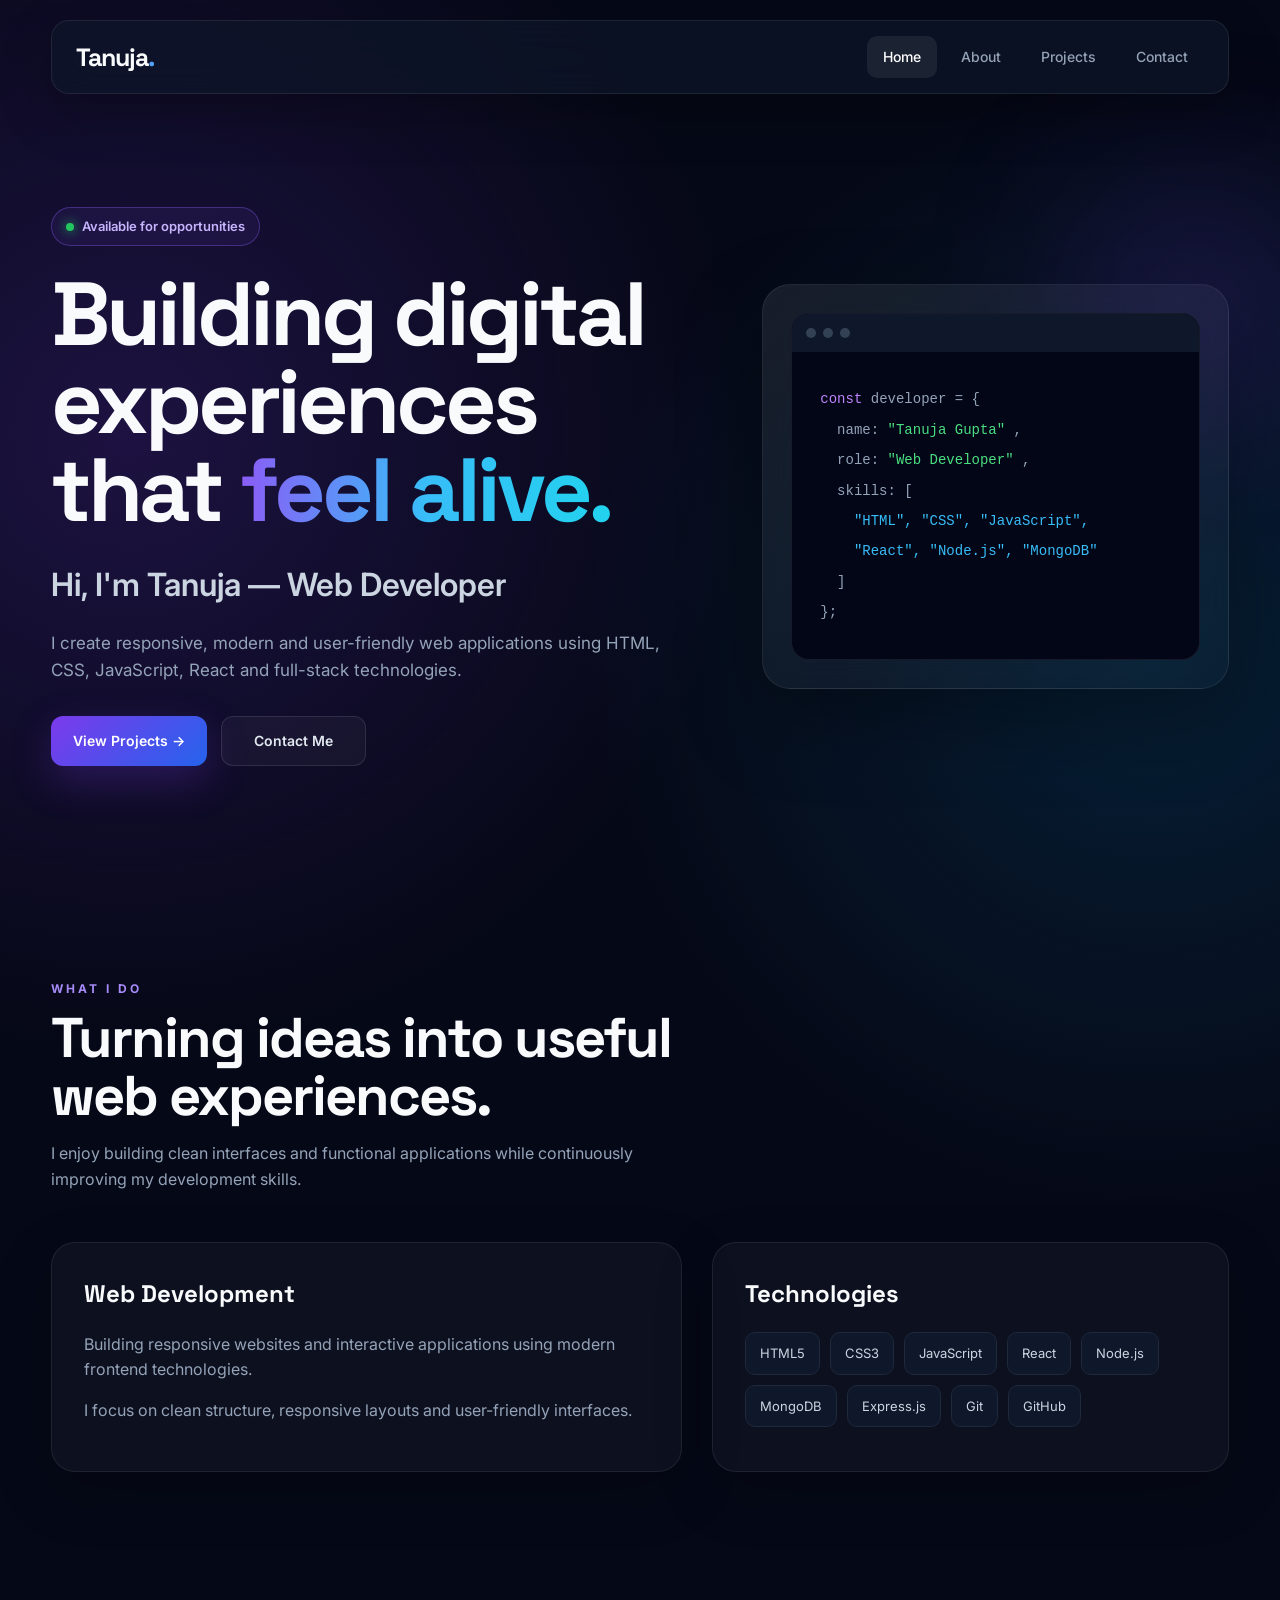
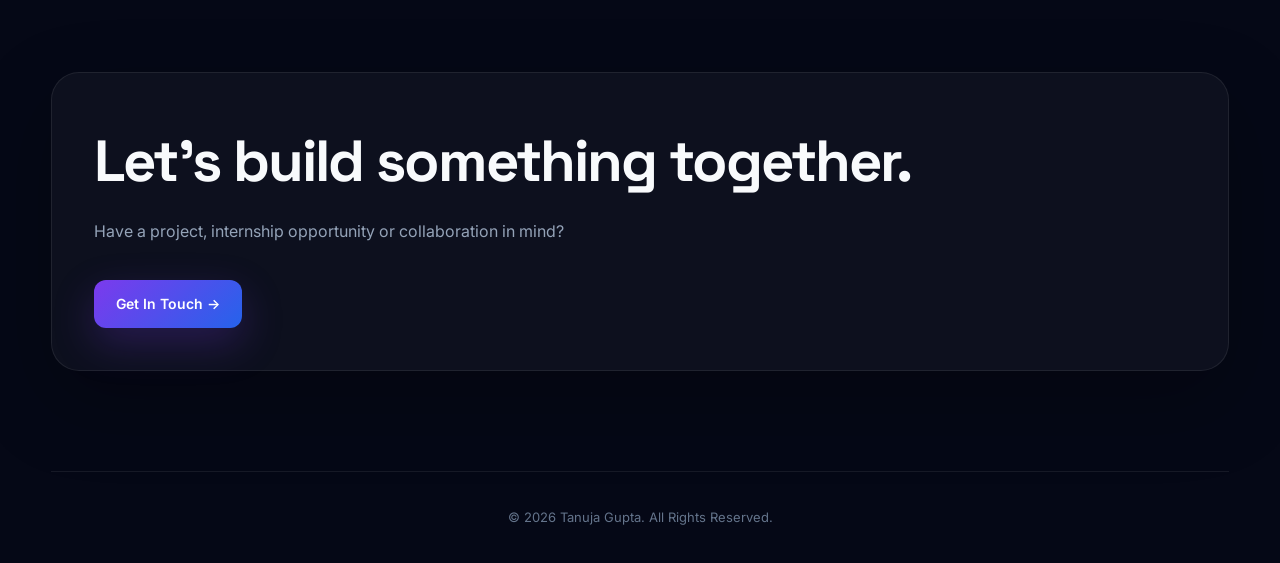
<file: Portfolio/index.html>
<!DOCTYPE html>
<html lang="en">

<head>
    <meta charset="UTF-8">
    <meta name="viewport" content="width=device-width, initial-scale=1.0">

    <meta name="description"
        content="Tanuja Gupta - Web Developer Portfolio">

    <title>Tanuja Gupta | Web Developer</title>

    <link rel="stylesheet" href="style.css">
</head>

<body>

    <!-- ================= NAVBAR ================= -->

    <header class="navbar">

        <a href="index.html" class="logo">
            Tanuja<span>.</span>
        </a>

        <nav>
            <a href="index.html" class="active">Home</a>
            <a href="about.html">About</a>
            <a href="projects.html">Projects</a>
            <a href="contact.html">Contact</a>
        </nav>

    </header>


    <!-- ================= HERO ================= -->

    <main>

        <section class="hero">

            <div class="hero-content">

                <div class="hero-badge">
                    Available for opportunities
                </div>

                <h1>
                    Building digital
                    experiences that
                    <span>feel alive.</span>
                </h1>

                <h2>
                    Hi, I'm Tanuja — Web Developer
                </h2>

                <p class="hero-description">
                    I create responsive, modern and user-friendly
                    web applications using HTML, CSS, JavaScript,
                    React and full-stack technologies.
                </p>


                <div class="hero-buttons">

                    <a href="projects.html" class="primary-btn">
                        View Projects →
                    </a>

                    <a href="contact.html" class="secondary-btn">
                        Contact Me
                    </a>

                </div>

            </div>


            <!-- CODE CARD -->

            <div class="hero-card">

                <div class="code-window">

                    <div class="code-header">

                        <span class="code-dot"></span>
                        <span class="code-dot"></span>
                        <span class="code-dot"></span>

                    </div>


                    <div class="code-content">

                        <p>
                            <span class="code-purple">const</span>
                            developer = {
                        </p>

                        <p>
                            &nbsp;&nbsp;name:
                            <span class="code-green">
                                "Tanuja Gupta"
                            </span>,
                        </p>

                        <p>
                            &nbsp;&nbsp;role:
                            <span class="code-green">
                                "Web Developer"
                            </span>,
                        </p>

                        <p>
                            &nbsp;&nbsp;skills: [
                        </p>

                        <p class="code-blue">
                            &nbsp;&nbsp;&nbsp;&nbsp;"HTML",
                            "CSS",
                            "JavaScript",
                        </p>

                        <p class="code-blue">
                            &nbsp;&nbsp;&nbsp;&nbsp;"React",
                            "Node.js",
                            "MongoDB"
                        </p>

                        <p>
                            &nbsp;&nbsp;]
                        </p>

                        <p>
                            };
                        </p>

                    </div>

                </div>

            </div>

        </section>


        <!-- ================= QUICK INTRO ================= -->

        <section class="section">

            <div class="section-heading">

                <span>WHAT I DO</span>

                <h2>
                    Turning ideas into
                    useful web experiences.
                </h2>

                <p>
                    I enjoy building clean interfaces and
                    functional applications while continuously
                    improving my development skills.
                </p>

            </div>


            <div class="about-grid">

                <div class="about-card">

                    <h3>
                        Web Development
                    </h3>

                    <p>
                        Building responsive websites and
                        interactive applications using modern
                        frontend technologies.
                    </p>

                    <p>
                        I focus on clean structure, responsive
                        layouts and user-friendly interfaces.
                    </p>

                </div>


                <div class="skills-card">

                    <h3>
                        Technologies
                    </h3>

                    <div class="skills">

                        <span class="skill">HTML5</span>
                        <span class="skill">CSS3</span>
                        <span class="skill">JavaScript</span>
                        <span class="skill">React</span>
                        <span class="skill">Node.js</span>
                        <span class="skill">MongoDB</span>
                        <span class="skill">Express.js</span>
                        <span class="skill">Git</span>
                        <span class="skill">GitHub</span>

                    </div>

                </div>

            </div>

        </section>


        <!-- ================= CTA ================= -->

        <section class="section">

            <div class="contact-box">

                <h1>
                    Let's build something
                    together.
                </h1>

                <p>
                    Have a project, internship opportunity
                    or collaboration in mind?
                </p>

                <a href="contact.html" class="primary-btn">
                    Get In Touch →
                </a>

            </div>

        </section>

    </main>


    <!-- ================= FOOTER ================= -->

    <footer>

        <p>
            © 2026 Tanuja Gupta. All Rights Reserved.
        </p>

    </footer>


    <script src="script.js"></script>

</body>

</html>
</file>
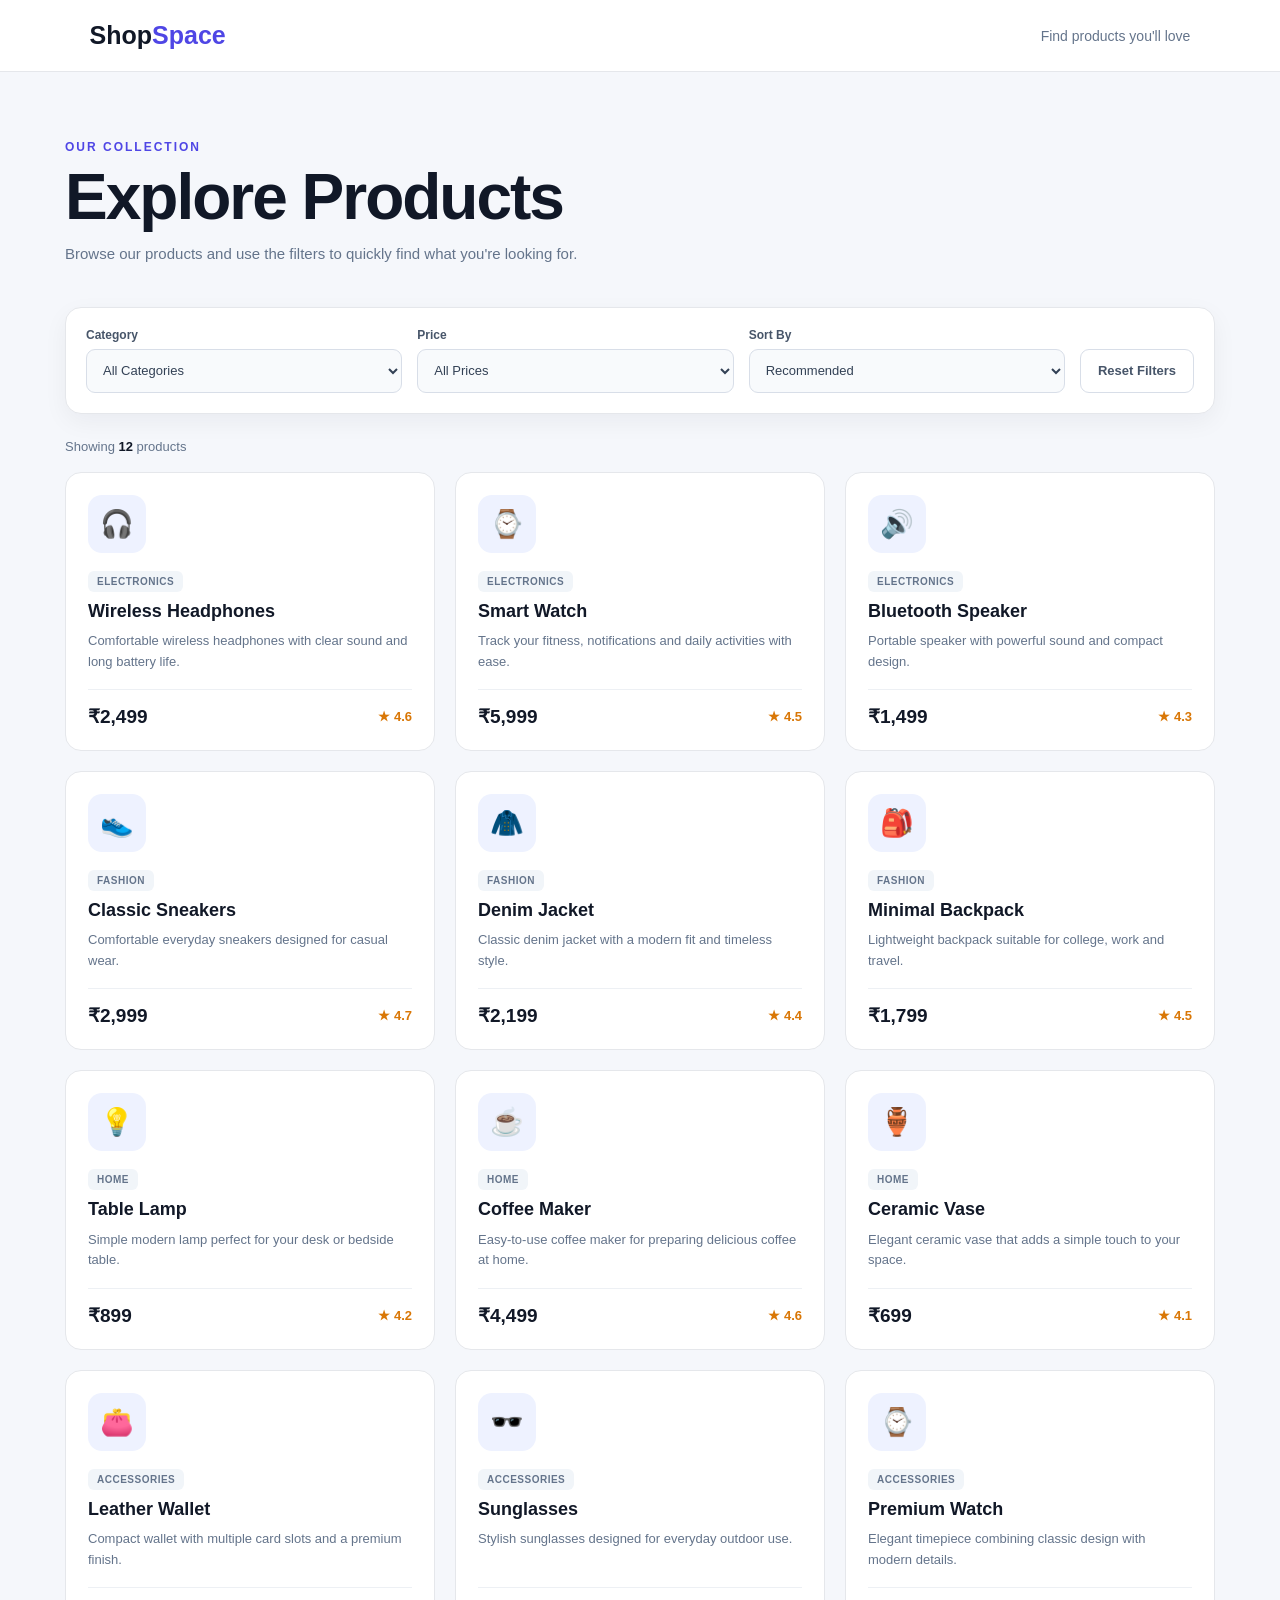
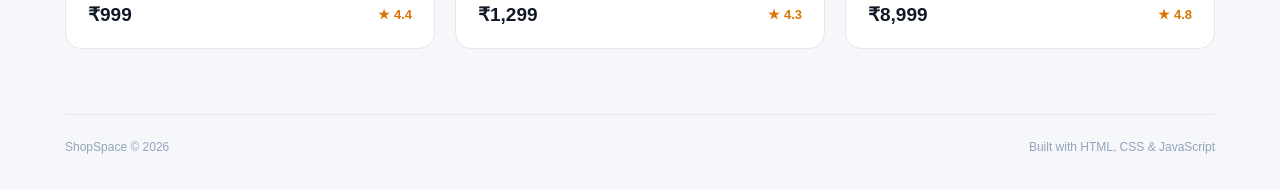
<file: Product-Listing/index.html>
<!DOCTYPE html>
<html lang="en">

<head>
    <meta charset="UTF-8">
    <meta name="viewport" content="width=device-width, initial-scale=1.0">

    <meta name="description"
        content="Product listing page with filtering and sorting">

    <title>ShopSpace | Products</title>

    <link rel="stylesheet" href="style.css">
</head>

<body>

    <!-- ================= HEADER ================= -->

    <header class="header">

        <div class="logo">
            Shop<span>Space</span>
        </div>

        <p>
            Find products you'll love
        </p>

    </header>


    <!-- ================= MAIN ================= -->

    <main class="container">

        <!-- PAGE TITLE -->

        <section class="page-heading">

            <span>OUR COLLECTION</span>

            <h1>
                Explore Products
            </h1>

            <p>
                Browse our products and use the filters
                to quickly find what you're looking for.
            </p>

        </section>


        <!-- ================= FILTER PANEL ================= -->

        <section class="filter-panel">

            <div class="filter-group">

                <label for="categoryFilter">
                    Category
                </label>

                <select id="categoryFilter">

                    <option value="all">
                        All Categories
                    </option>

                    <option value="Electronics">
                        Electronics
                    </option>

                    <option value="Fashion">
                        Fashion
                    </option>

                    <option value="Home">
                        Home
                    </option>

                    <option value="Accessories">
                        Accessories
                    </option>

                </select>

            </div>


            <div class="filter-group">

                <label for="priceFilter">
                    Price
                </label>

                <select id="priceFilter">

                    <option value="all">
                        All Prices
                    </option>

                    <option value="0-1000">
                        Under ₹1,000
                    </option>

                    <option value="1000-5000">
                        ₹1,000 - ₹5,000
                    </option>

                    <option value="5000-10000">
                        ₹5,000 - ₹10,000
                    </option>

                    <option value="10000">
                        Above ₹10,000
                    </option>

                </select>

            </div>


            <div class="filter-group">

                <label for="sortFilter">
                    Sort By
                </label>

                <select id="sortFilter">

                    <option value="default">
                        Recommended
                    </option>

                    <option value="price-low">
                        Price: Low to High
                    </option>

                    <option value="price-high">
                        Price: High to Low
                    </option>

                    <option value="rating-high">
                        Rating: High to Low
                    </option>

                    <option value="name">
                        Name: A to Z
                    </option>

                </select>

            </div>


            <button
                id="resetBtn"
                class="reset-btn">

                Reset Filters

            </button>

        </section>


        <!-- ================= RESULTS ================= -->

        <div class="results-bar">

            <p>
                Showing
                <strong id="productCount">0</strong>
                products
            </p>

        </div>


        <!-- ================= PRODUCT GRID ================= -->

        <section
            id="productGrid"
            class="product-grid">

            <!-- Products generated by JavaScript -->

        </section>


        <!-- ================= EMPTY STATE ================= -->

        <section
            id="emptyState"
            class="empty-state">

            <div class="empty-icon">
                🔍
            </div>

            <h2>
                No products found
            </h2>

            <p>
                Try changing your filters.
            </p>

        </section>

    </main>


    <!-- ================= FOOTER ================= -->

    <footer>

        <p>
            ShopSpace &copy; 2026
        </p>

        <p>
            Built with HTML, CSS & JavaScript
        </p>

    </footer>


    <script src="script.js"></script>

</body>

</html>
</file>
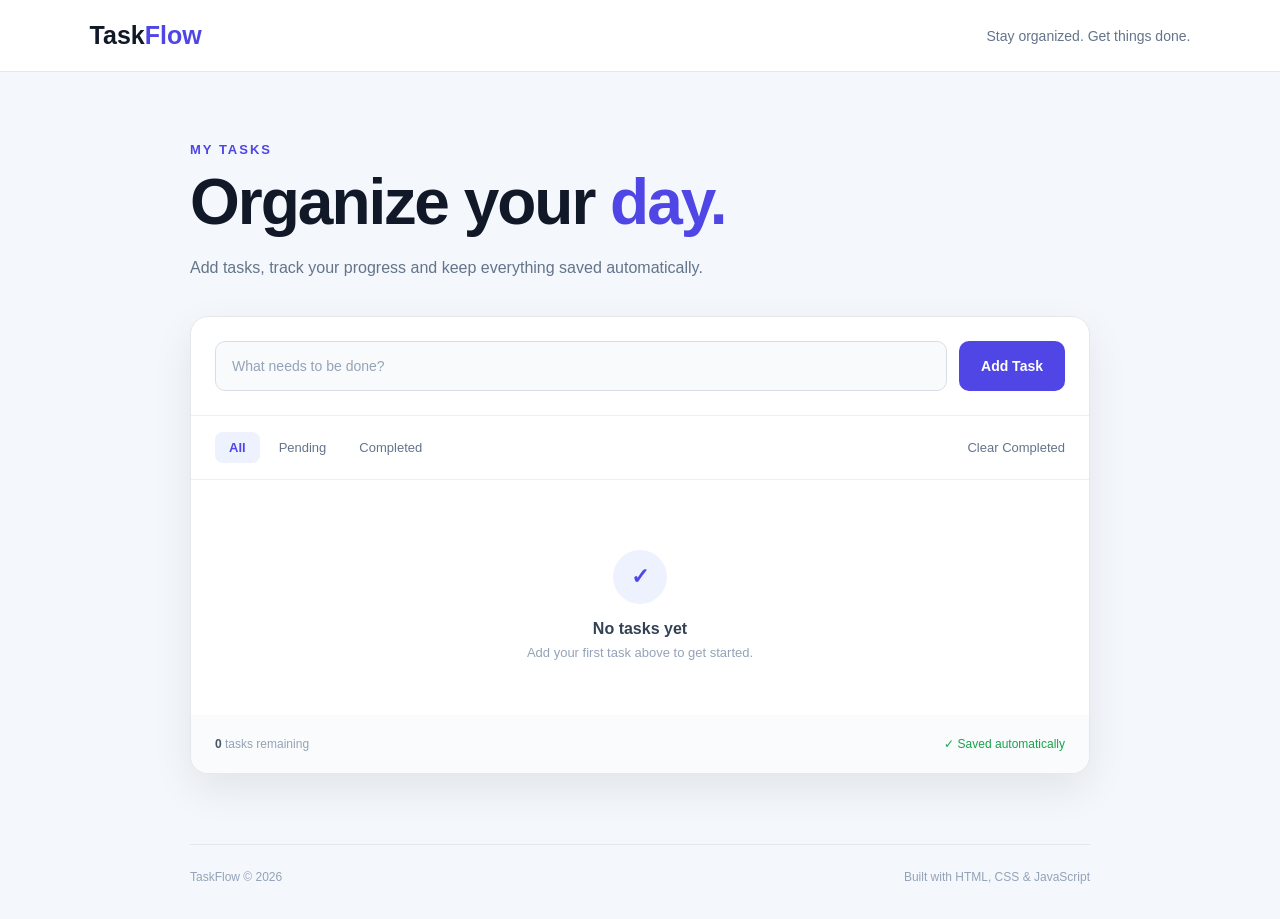
<file: Todo/index.html>
<!DOCTYPE html>
<html lang="en">

<head>
    <meta charset="UTF-8">

    <meta name="viewport"
        content="width=device-width, initial-scale=1.0">

    <meta name="description"
        content="A responsive To-Do List application with Local Storage">

    <title>TaskFlow | To-Do List</title>

    <link rel="stylesheet" href="style.css">
</head>

<body>

    <!-- ================= HEADER ================= -->

    <header class="header">

        <div class="logo">
            Task<span>Flow</span>
        </div>

        <div class="header-text">
            Stay organized. Get things done.
        </div>

    </header>


    <!-- ================= MAIN ================= -->

    <main class="container">

        <!-- TITLE -->

        <section class="hero">

            <div>
                <p class="small-title">
                    MY TASKS
                </p>

                <h1>
                    Organize your
                    <span>day.</span>
                </h1>

                <p class="subtitle">
                    Add tasks, track your progress and
                    keep everything saved automatically.
                </p>
            </div>

        </section>


        <!-- ================= TODO CARD ================= -->

        <section class="todo-card">

            <!-- ADD TASK -->

            <div class="input-section">

                <input
                    type="text"
                    id="taskInput"
                    placeholder="What needs to be done?"
                    autocomplete="off">

                <button
                    id="addTaskBtn"
                    type="button">

                    Add Task

                </button>

            </div>


            <!-- FILTERS -->

            <div class="toolbar">

                <div class="filters">

                    <button
                        class="filter-btn active"
                        data-filter="all">

                        All

                    </button>

                    <button
                        class="filter-btn"
                        data-filter="pending">

                        Pending

                    </button>

                    <button
                        class="filter-btn"
                        data-filter="completed">

                        Completed

                    </button>

                </div>


                <button
                    id="clearCompleted"
                    class="clear-btn">

                    Clear Completed

                </button>

            </div>


            <!-- TASK LIST -->

            <div id="taskList" class="task-list">

                <!-- JavaScript will insert tasks here -->

            </div>


            <!-- EMPTY MESSAGE -->

            <div
                id="emptyMessage"
                class="empty-message">

                <div class="empty-icon">
                    ✓
                </div>

                <h3>
                    No tasks yet
                </h3>

                <p>
                    Add your first task above to get started.
                </p>

            </div>


            <!-- FOOTER -->

            <div class="todo-footer">

                <p>
                    <strong id="taskCount">0</strong>
                    tasks remaining
                </p>

                <p class="saved-text">
                    ✓ Saved automatically
                </p>

            </div>

        </section>

    </main>


    <!-- ================= FOOTER ================= -->

    <footer>

        <p>
            TaskFlow &copy; 2026
        </p>

        <p>
            Built with HTML, CSS & JavaScript
        </p>

    </footer>


    <script src="script.js"></script>

</body>

</html>
</file>
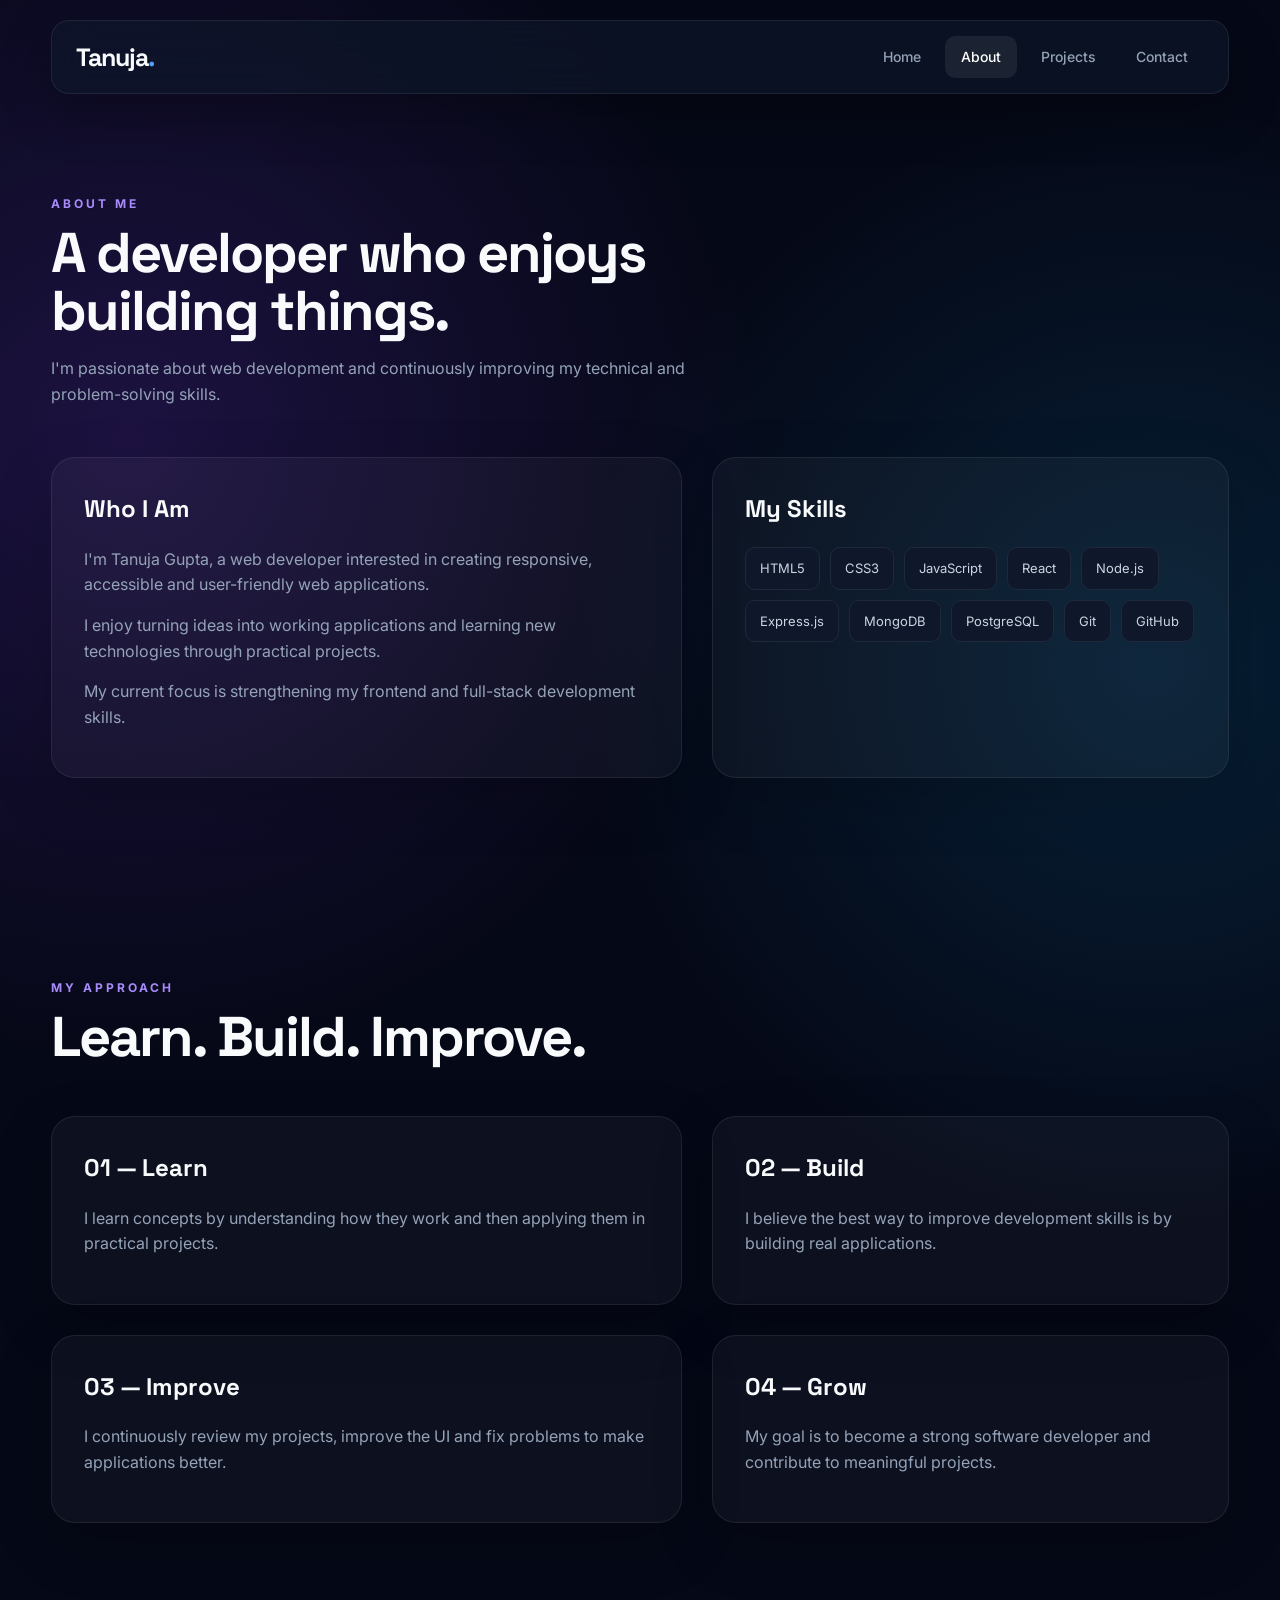
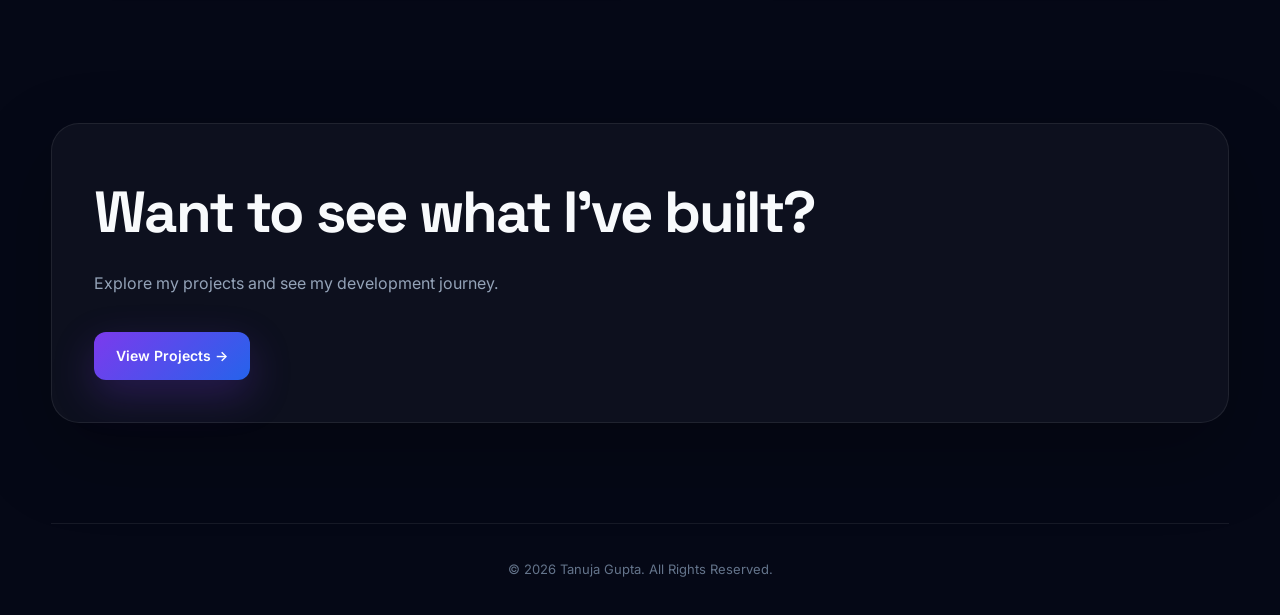
<file: Portfolio/about.html>
<!DOCTYPE html>
<html lang="en">

<head>

    <meta charset="UTF-8">

    <meta name="viewport"
        content="width=device-width, initial-scale=1.0">

    <meta name="description"
        content="About Tanuja Gupta - Web Developer">

    <title>About | Tanuja Gupta</title>

    <link rel="stylesheet" href="style.css">

</head>

<body>


    <!-- ================= NAVBAR ================= -->

    <header class="navbar">

        <a href="index.html" class="logo">
            Tanuja<span>.</span>
        </a>

        <nav>

            <a href="index.html">
                Home
            </a>

            <a href="about.html" class="active">
                About
            </a>

            <a href="projects.html">
                Projects
            </a>

            <a href="contact.html">
                Contact
            </a>

        </nav>

    </header>


    <!-- ================= ABOUT ================= -->

    <main>

        <section class="section">

            <div class="section-heading">

                <span>ABOUT ME</span>

                <h2>
                    A developer who enjoys
                    building things.
                </h2>

                <p>
                    I'm passionate about web development
                    and continuously improving my technical
                    and problem-solving skills.
                </p>

            </div>


            <div class="about-grid">


                <!-- ABOUT CARD -->

                <div class="about-card">

                    <h3>
                        Who I Am
                    </h3>

                    <p>
                        I'm Tanuja Gupta, a web developer
                        interested in creating responsive,
                        accessible and user-friendly web
                        applications.
                    </p>

                    <p>
                        I enjoy turning ideas into working
                        applications and learning new
                        technologies through practical
                        projects.
                    </p>

                    <p>
                        My current focus is strengthening
                        my frontend and full-stack development
                        skills.
                    </p>

                </div>


                <!-- SKILLS CARD -->

                <div class="skills-card">

                    <h3>
                        My Skills
                    </h3>

                    <div class="skills">

                        <span class="skill">
                            HTML5
                        </span>

                        <span class="skill">
                            CSS3
                        </span>

                        <span class="skill">
                            JavaScript
                        </span>

                        <span class="skill">
                            React
                        </span>

                        <span class="skill">
                            Node.js
                        </span>

                        <span class="skill">
                            Express.js
                        </span>

                        <span class="skill">
                            MongoDB
                        </span>

                        <span class="skill">
                            PostgreSQL
                        </span>

                        <span class="skill">
                            Git
                        </span>

                        <span class="skill">
                            GitHub
                        </span>

                    </div>

                </div>

            </div>

        </section>


        <!-- ================= LEARNING ================= -->

        <section class="section">

            <div class="section-heading">

                <span>MY APPROACH</span>

                <h2>
                    Learn. Build. Improve.
                </h2>

            </div>


            <div class="about-grid">

                <div class="about-card">

                    <h3>
                        01 — Learn
                    </h3>

                    <p>
                        I learn concepts by understanding
                        how they work and then applying them
                        in practical projects.
                    </p>

                </div>


                <div class="about-card">

                    <h3>
                        02 — Build
                    </h3>

                    <p>
                        I believe the best way to improve
                        development skills is by building
                        real applications.
                    </p>

                </div>


                <div class="about-card">

                    <h3>
                        03 — Improve
                    </h3>

                    <p>
                        I continuously review my projects,
                        improve the UI and fix problems to
                        make applications better.
                    </p>

                </div>


                <div class="about-card">

                    <h3>
                        04 — Grow
                    </h3>

                    <p>
                        My goal is to become a strong software
                        developer and contribute to meaningful
                        projects.
                    </p>

                </div>

            </div>

        </section>


        <!-- ================= CTA ================= -->

        <section class="section">

            <div class="contact-box">

                <h1>
                    Want to see what
                    I've built?
                </h1>

                <p>
                    Explore my projects and see my
                    development journey.
                </p>

                <a href="projects.html"
                    class="primary-btn">

                    View Projects →

                </a>

            </div>

        </section>

    </main>


    <!-- ================= FOOTER ================= -->

    <footer>

        <p>
            © 2026 Tanuja Gupta. All Rights Reserved.
        </p>

    </footer>


    <script src="script.js"></script>

</body>

</html>
</file>
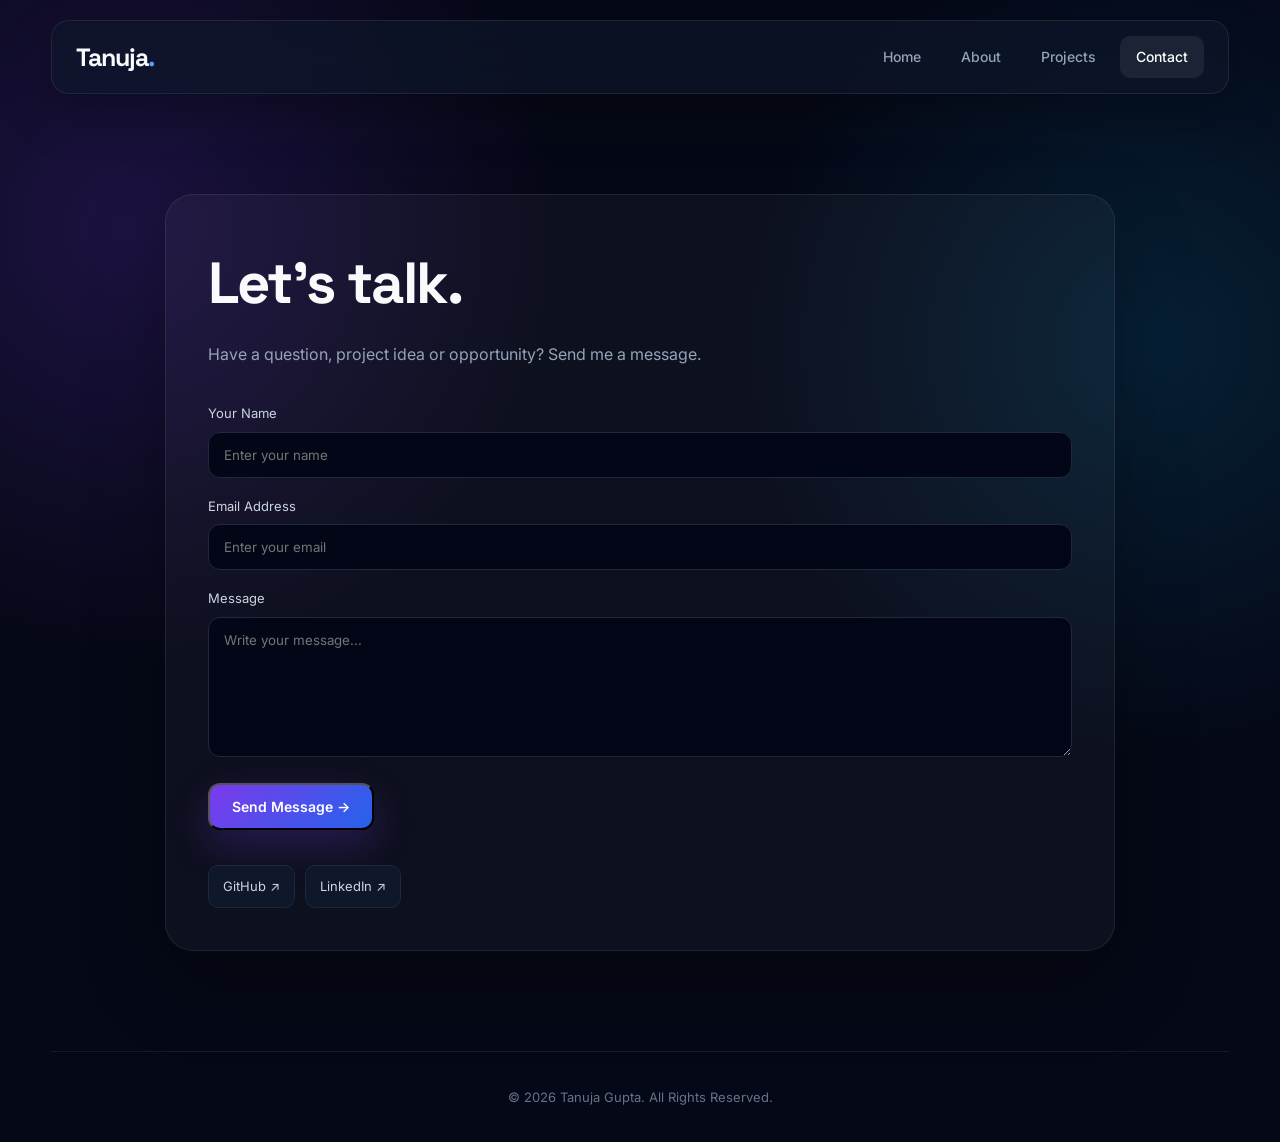
<file: Portfolio/contact.html>
<!DOCTYPE html>
<html lang="en">

<head>

    <meta charset="UTF-8">

    <meta name="viewport"
        content="width=device-width, initial-scale=1.0">

    <meta name="description"
        content="Contact Tanuja Gupta">

    <title>Contact | Tanuja Gupta</title>

    <link rel="stylesheet" href="style.css">

</head>

<body>


    <!-- ================= NAVBAR ================= -->

    <header class="navbar">

        <a href="index.html" class="logo">
            Tanuja<span>.</span>
        </a>

        <nav>

            <a href="index.html">
                Home
            </a>

            <a href="about.html">
                About
            </a>

            <a href="projects.html">
                Projects
            </a>

            <a href="contact.html"
                class="active">

                Contact

            </a>

        </nav>

    </header>


    <!-- ================= CONTACT ================= -->

    <main>

        <section class="contact-container">

            <div class="contact-box">

                <h1>
                    Let's talk.
                </h1>

                <p>
                    Have a question, project idea or
                    opportunity? Send me a message.
                </p>


                <form id="contactForm">


                    <!-- NAME -->

                    <div class="form-group">

                        <label for="name">
                            Your Name
                        </label>

                        <input
                            type="text"
                            id="name"
                            name="name"
                            placeholder="Enter your name"
                            required>

                    </div>


                    <!-- EMAIL -->

                    <div class="form-group">

                        <label for="email">
                            Email Address
                        </label>

                        <input
                            type="email"
                            id="email"
                            name="email"
                            placeholder="Enter your email"
                            required>

                    </div>


                    <!-- MESSAGE -->

                    <div class="form-group">

                        <label for="message">
                            Message
                        </label>

                        <textarea
                            id="message"
                            name="message"
                            placeholder="Write your message..."
                            required></textarea>

                    </div>


                    <!-- BUTTON -->

                    <button
                        type="submit"
                        class="primary-btn">

                        Send Message →

                    </button>

                </form>


                <!-- SOCIAL LINKS -->

                <div class="skills"
                    style="margin-top: 35px;">

                    <a
                        href="https://github.com/guptatanuja2005-eng"
                        target="_blank"
                        class="skill">

                        GitHub ↗

                    </a>

                    <a
                        href="https://www.linkedin.com/in/tanuja-gupta-605a4034a"
                        target="_blank"
                        class="skill">

                        LinkedIn ↗

                    </a>

                </div>

            </div>

        </section>

    </main>


    <!-- ================= FOOTER ================= -->

    <footer>

        <p>
            © 2026 Tanuja Gupta. All Rights Reserved.
        </p>

    </footer>


    <script src="script.js"></script>

</body>

</html>
</file>
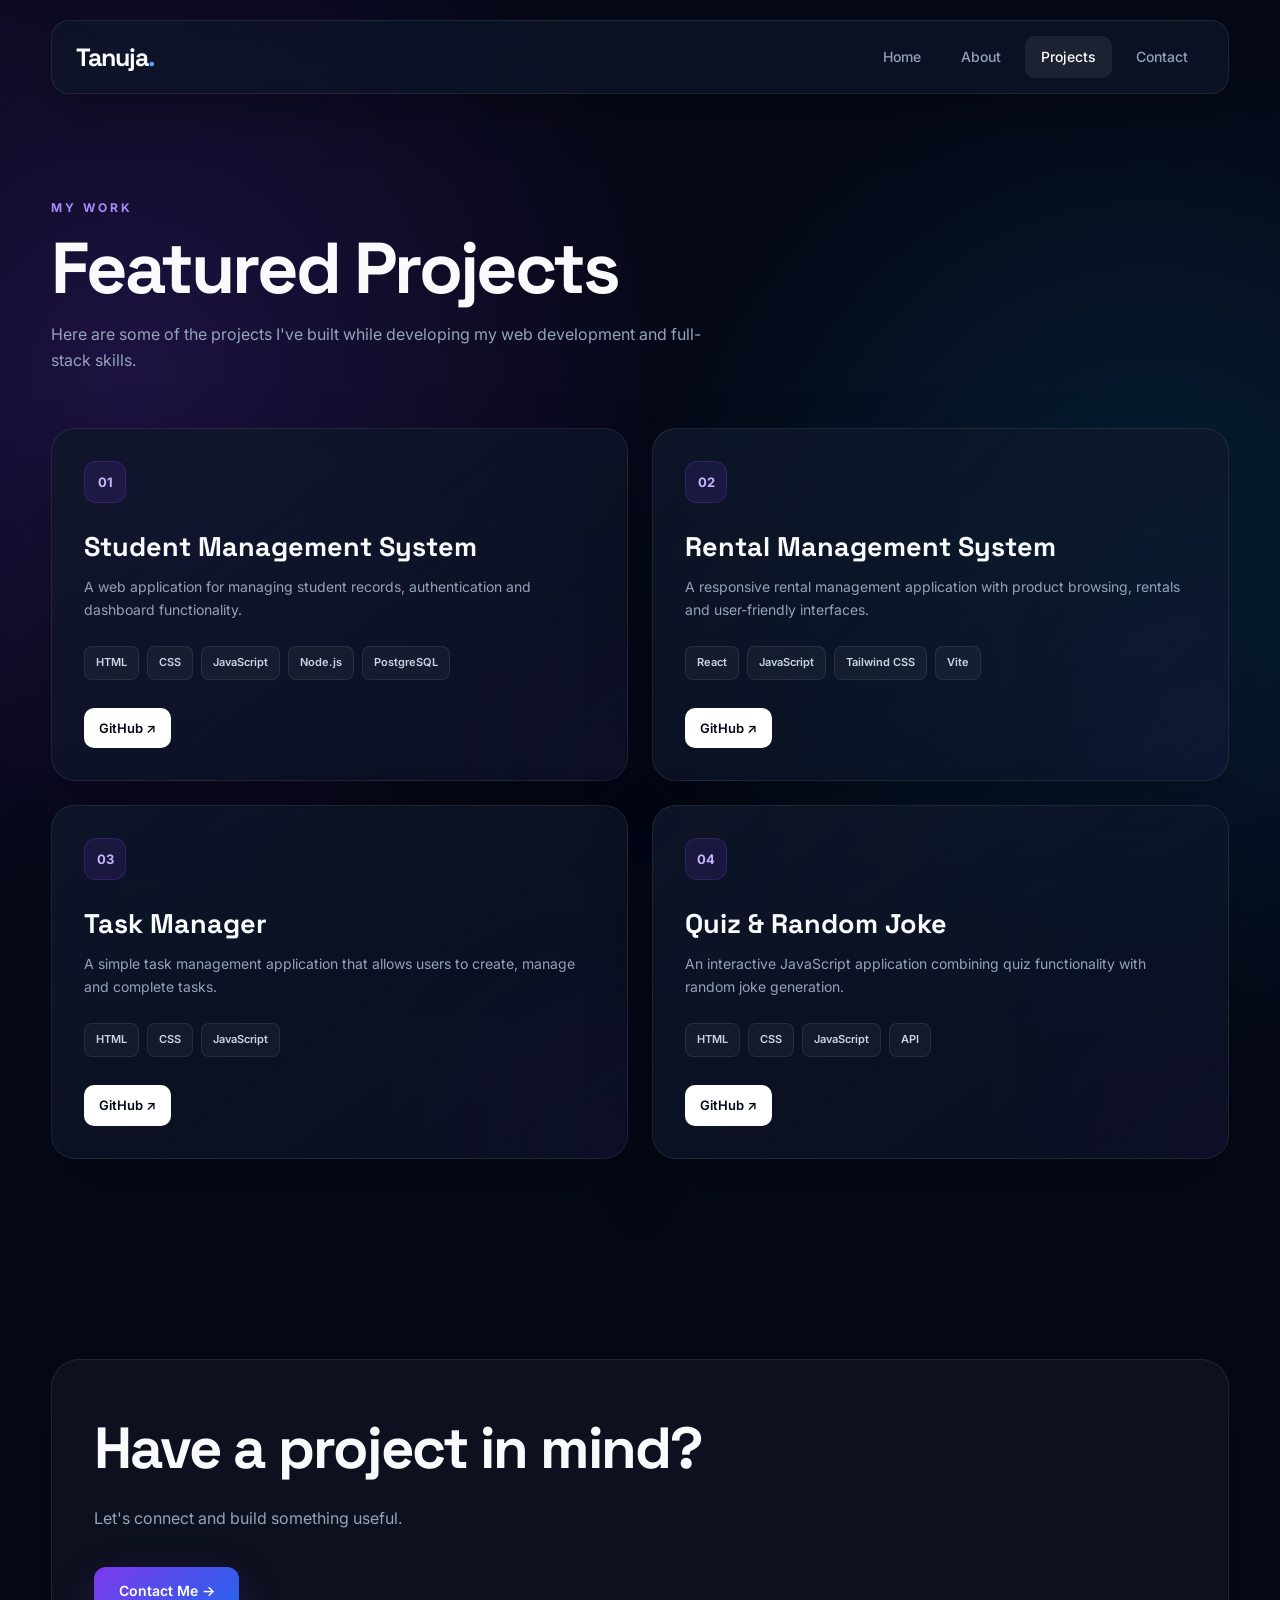
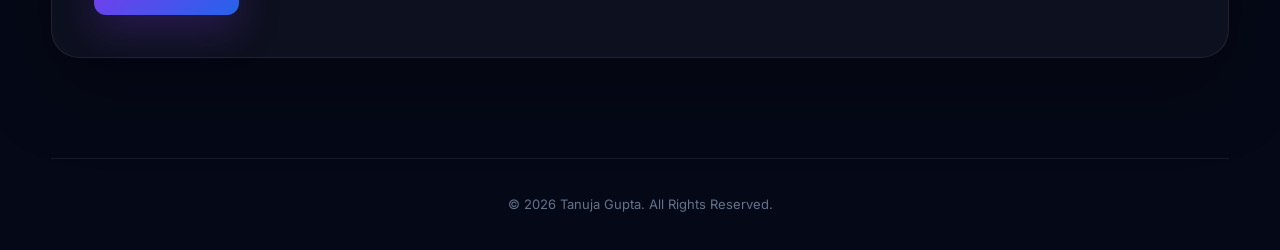
<file: Portfolio/Projects.html>
<!DOCTYPE html>
<html lang="en">

<head>

    <meta charset="UTF-8">

    <meta name="viewport"
        content="width=device-width, initial-scale=1.0">

    <meta name="description"
        content="Projects by Tanuja Gupta">

    <title>Projects | Tanuja Gupta</title>

    <link rel="stylesheet" href="style.css">

</head>

<body>


    <!-- ================= NAVBAR ================= -->

    <header class="navbar">

        <a href="index.html" class="logo">
            Tanuja<span>.</span>
        </a>

        <nav>

            <a href="index.html">
                Home
            </a>

            <a href="about.html">
                About
            </a>

            <a href="projects.html"
                class="active">

                Projects

            </a>

            <a href="contact.html">
                Contact
            </a>

        </nav>

    </header>


    <!-- ================= PROJECTS ================= -->

    <main>

        <section class="projects-page">

            <div class="projects-header">

                <span>MY WORK</span>

                <h1>
                    Featured Projects
                </h1>

                <p>
                    Here are some of the projects I've built
                    while developing my web development and
                    full-stack skills.
                </p>

            </div>


            <!-- PROJECTS WILL BE INSERTED HERE -->

            <section
                id="projectsContainer"
                class="projects-grid">

            </section>


        </section>


        <!-- ================= CTA ================= -->

        <section class="section">

            <div class="contact-box">

                <h1>
                    Have a project
                    in mind?
                </h1>

                <p>
                    Let's connect and build something useful.
                </p>

                <a href="contact.html"
                    class="primary-btn">

                    Contact Me →

                </a>

            </div>

        </section>

    </main>


    <!-- ================= FOOTER ================= -->

    <footer>

        <p>
            © 2026 Tanuja Gupta. All Rights Reserved.
        </p>

    </footer>


    <script src="script.js"></script>

</body>

</html>
</file>
<file: Portfolio/style.css>
/* =========================
   GOOGLE FONT
========================= */
@import url('https://fonts.googleapis.com/css2?family=Inter:wght@400;500;600;700;800&family=Space+Grotesk:wght@500;600;700&display=swap');


/* =========================
   RESET
========================= */
* {
    margin: 0;
    padding: 0;
    box-sizing: border-box;
}

html {
    scroll-behavior: smooth;
}

body {
    font-family: "Inter", sans-serif;
    color: #f8fafc;
    background:
        radial-gradient(circle at 10% 20%, rgba(124, 58, 237, 0.20), transparent 30%),
        radial-gradient(circle at 90% 30%, rgba(14, 165, 233, 0.15), transparent 30%),
        #050816;

    min-height: 100vh;
    line-height: 1.6;
}

a {
    text-decoration: none;
    color: inherit;
}

button,
input,
textarea {
    font-family: inherit;
}


/* =========================
   NAVBAR
========================= */

.navbar {
    width: min(1180px, 92%);

    position: sticky;
    top: 20px;
    z-index: 1000;

    margin: 20px auto 0;

    display: flex;
    justify-content: space-between;
    align-items: center;

    padding: 15px 24px;

    border: 1px solid rgba(255, 255, 255, 0.08);

    border-radius: 18px;

    background: rgba(15, 23, 42, 0.65);

    backdrop-filter: blur(18px);
    -webkit-backdrop-filter: blur(18px);

    box-shadow:
        0 20px 50px rgba(0, 0, 0, 0.25);
}

.logo {
    font-family: "Space Grotesk", sans-serif;

    font-size: 25px;
    font-weight: 700;

    letter-spacing: -1px;
}

.logo span {
    background: linear-gradient(
        135deg,
        #8b5cf6,
        #38bdf8
    );

    -webkit-background-clip: text;
    background-clip: text;

    color: transparent;
}

.navbar nav {
    display: flex;
    gap: 8px;
}

.navbar nav a {
    padding: 10px 16px;

    border-radius: 10px;

    font-size: 14px;
    font-weight: 500;

    color: #94a3b8;

    transition: all 0.25s ease;
}

.navbar nav a:hover,
.navbar nav a.active {
    color: #ffffff;

    background: rgba(255, 255, 255, 0.07);
}


/* =========================
   HERO
========================= */

.hero {
    width: min(1180px, 92%);

    min-height: calc(100vh - 115px);

    margin: auto;

    display: grid;
    grid-template-columns: 1.15fr 0.85fr;

    align-items: center;

    gap: 80px;

    padding: 80px 0;
}


/* =========================
   HERO TEXT
========================= */

.hero-content {
    position: relative;
}

.hero-badge {
    display: inline-flex;
    align-items: center;

    gap: 8px;

    padding: 8px 14px;

    margin-bottom: 25px;

    border-radius: 999px;

    border: 1px solid rgba(139, 92, 246, 0.35);

    background: rgba(139, 92, 246, 0.08);

    color: #c4b5fd;

    font-size: 13px;
    font-weight: 600;
}

.hero-badge::before {
    content: "";

    width: 8px;
    height: 8px;

    border-radius: 50%;

    background: #22c55e;

    box-shadow:
        0 0 12px #22c55e;
}

.hero h1 {
    font-family: "Space Grotesk", sans-serif;

    max-width: 760px;

    font-size: clamp(52px, 7vw, 92px);

    line-height: 0.98;

    letter-spacing: -4px;

    margin-bottom: 24px;
}

.hero h1 span {
    background: linear-gradient(
        90deg,
        #8b5cf6,
        #38bdf8,
        #22d3ee
    );

    -webkit-background-clip: text;
    background-clip: text;

    color: transparent;
}

.hero h2 {
    font-size: clamp(22px, 3vw, 32px);

    font-weight: 600;

    color: #cbd5e1;

    margin-bottom: 20px;
}

.hero-description {
    max-width: 650px;

    color: #94a3b8;

    font-size: 17px;

    margin-bottom: 32px;
}


/* =========================
   BUTTONS
========================= */

.hero-buttons {
    display: flex;

    flex-wrap: wrap;

    gap: 14px;
}

.primary-btn,
.secondary-btn {
    min-width: 145px;

    padding: 13px 22px;

    border-radius: 12px;

    display: inline-flex;
    align-items: center;
    justify-content: center;

    font-size: 14px;
    font-weight: 600;

    transition: all 0.3s ease;
}

.primary-btn {
    background: linear-gradient(
        135deg,
        #7c3aed,
        #2563eb
    );

    color: white;

    box-shadow:
        0 15px 40px rgba(124, 58, 237, 0.25);
}

.primary-btn:hover {
    transform: translateY(-3px);

    box-shadow:
        0 18px 45px rgba(124, 58, 237, 0.4);
}

.secondary-btn {
    border: 1px solid rgba(255,255,255,0.10);

    color: #e2e8f0;

    background: rgba(255, 255, 255, 0.04);
}

.secondary-btn:hover {
    transform: translateY(-3px);

    background: rgba(255, 255, 255, 0.08);
}


/* =========================
   HERO CARD
========================= */

.hero-card {
    position: relative;

    padding: 28px;

    border-radius: 28px;

    border: 1px solid rgba(255,255,255,0.08);

    background:
        linear-gradient(
            145deg,
            rgba(255,255,255,0.08),
            rgba(255,255,255,0.02)
        );

    backdrop-filter: blur(20px);

    box-shadow:
        0 30px 80px rgba(0,0,0,0.35);
}

.hero-card::before {
    content: "";

    position: absolute;

    width: 180px;
    height: 180px;

    top: -70px;
    right: -60px;

    border-radius: 50%;

    background: #7c3aed;

    filter: blur(100px);

    opacity: 0.35;

    z-index: -1;
}


/* =========================
   CODE CARD
========================= */

.code-window {
    overflow: hidden;

    border-radius: 18px;

    background: #020617;

    border: 1px solid rgba(255,255,255,0.08);
}

.code-header {
    display: flex;

    gap: 7px;

    padding: 14px;

    background: #0f172a;
}

.code-dot {
    width: 10px;
    height: 10px;

    border-radius: 50%;

    background: #334155;
}

.code-content {
    padding: 28px;

    font-family: monospace;

    font-size: 14px;

    color: #94a3b8;
}

.code-content p {
    margin: 8px 0;
}

.code-purple {
    color: #c084fc;
}

.code-blue {
    color: #38bdf8;
}

.code-green {
    color: #4ade80;
}


/* =========================
   COMMON SECTION
========================= */

.section {
    width: min(1180px, 92%);

    margin: auto;

    padding: 100px 0;
}

.section-heading {
    max-width: 650px;

    margin-bottom: 50px;
}

.section-heading span {
    display: block;

    margin-bottom: 10px;

    font-size: 12px;
    font-weight: 700;

    letter-spacing: 3px;

    color: #a78bfa;
}

.section-heading h2 {
    font-family: "Space Grotesk", sans-serif;

    font-size: clamp(38px, 5vw, 56px);

    line-height: 1.05;

    letter-spacing: -2px;

    margin-bottom: 15px;
}

.section-heading p {
    color: #94a3b8;

    font-size: 16px;
}


/* =========================
   ABOUT
========================= */

.about-grid {
    display: grid;

    grid-template-columns: 1.1fr 0.9fr;

    gap: 30px;
}

.about-card,
.skills-card {
    padding: 32px;

    border-radius: 24px;

    border: 1px solid rgba(255,255,255,0.08);

    background: rgba(255,255,255,0.035);

    box-shadow:
        0 20px 60px rgba(0,0,0,0.18);
}

.about-card h3,
.skills-card h3 {
    font-family: "Space Grotesk", sans-serif;

    font-size: 24px;

    margin-bottom: 18px;
}

.about-card p {
    color: #94a3b8;

    margin-bottom: 15px;
}


/* =========================
   SKILLS
========================= */

.skills {
    display: flex;

    flex-wrap: wrap;

    gap: 10px;
}

.skill {
    padding: 10px 14px;

    border-radius: 10px;

    color: #cbd5e1;

    background: #0f172a;

    border: 1px solid #1e293b;

    font-size: 13px;

    transition: all 0.25s ease;
}

.skill:hover {
    transform: translateY(-3px);

    border-color: #7c3aed;

    color: white;
}


/* =========================
   PROJECTS PAGE
========================= */

.projects-page {
    width: min(1180px, 92%);

    margin: auto;

    padding: 100px 0;
}

.projects-header {
    max-width: 760px;

    margin-bottom: 55px;
}

.projects-header span {
    color: #a78bfa;

    font-size: 12px;
    font-weight: 700;

    letter-spacing: 3px;
}

.projects-header h1 {
    font-family: "Space Grotesk", sans-serif;

    font-size: clamp(45px, 6vw, 72px);

    line-height: 1;

    letter-spacing: -3px;

    margin: 12px 0 18px;
}

.projects-header p {
    max-width: 650px;

    color: #94a3b8;
}


/* =========================
   PROJECT GRID
========================= */

.projects-grid {
    display: grid;

    grid-template-columns: repeat(2, 1fr);

    gap: 24px;
}


/* =========================
   PROJECT CARD
========================= */

.project-card {
    position: relative;

    overflow: hidden;

    padding: 32px;

    min-height: 340px;

    display: flex;
    flex-direction: column;
    justify-content: space-between;

    border-radius: 24px;

    border: 1px solid rgba(255,255,255,0.08);

    background:
        linear-gradient(
            145deg,
            rgba(15,23,42,0.85),
            rgba(15,23,42,0.45)
        );

    box-shadow:
        0 30px 70px rgba(0,0,0,0.20);

    transition:
        transform 0.35s ease,
        border-color 0.35s ease,
        box-shadow 0.35s ease;
}

.project-card::after {
    content: "";

    position: absolute;

    width: 160px;
    height: 160px;

    right: -60px;
    bottom: -60px;

    border-radius: 50%;

    background: #7c3aed;

    filter: blur(100px);

    opacity: 0.15;

    transition: opacity 0.3s ease;
}

.project-card:hover {
    transform: translateY(-8px);

    border-color: rgba(139, 92, 246, 0.45);

    box-shadow:
        0 35px 90px rgba(0,0,0,0.32);
}

.project-card:hover::after {
    opacity: 0.4;
}

.project-number {
    width: 42px;
    height: 42px;

    display: flex;
    align-items: center;
    justify-content: center;

    margin-bottom: 28px;

    border-radius: 12px;

    background: rgba(124,58,237,0.12);

    border: 1px solid rgba(124,58,237,0.25);

    color: #c4b5fd;

    font-size: 13px;
    font-weight: 700;
}

.project-card h2 {
    max-width: 90%;

    font-family: "Space Grotesk", sans-serif;

    font-size: 27px;

    line-height: 1.15;

    margin-bottom: 14px;
}

.project-card p {
    color: #94a3b8;

    font-size: 14px;

    margin-bottom: 25px;
}


/* =========================
   TECHNOLOGIES
========================= */

.tech-stack {
    display: flex;

    flex-wrap: wrap;

    gap: 8px;

    margin-bottom: 28px;
}

.tech-stack span {
    padding: 7px 11px;

    border-radius: 8px;

    font-size: 11px;
    font-weight: 600;

    color: #cbd5e1;

    background: rgba(255,255,255,0.04);

    border: 1px solid rgba(255,255,255,0.08);
}


/* =========================
   PROJECT BUTTONS
========================= */

.project-links {
    display: flex;

    gap: 10px;
}

.project-btn {
    padding: 10px 15px;

    border-radius: 10px;

    font-size: 13px;
    font-weight: 600;

    background: #ffffff;

    color: #020617;

    transition: all 0.25s ease;
}

.project-btn:hover {
    transform: translateY(-2px);

    background: #e2e8f0;
}

.project-btn.outline {
    background: transparent;

    color: #e2e8f0;

    border: 1px solid rgba(255,255,255,0.12);
}

.project-btn.outline:hover {
    background: rgba(255,255,255,0.07);
}


/* =========================
   CONTACT
========================= */

.contact-container {
    width: min(950px, 92%);

    margin: auto;

    padding: 100px 0;
}

.contact-box {
    padding: 42px;

    border-radius: 28px;

    border: 1px solid rgba(255,255,255,0.08);

    background: rgba(255,255,255,0.035);

    box-shadow:
        0 30px 80px rgba(0,0,0,0.25);
}

.contact-box h1 {
    font-family: "Space Grotesk", sans-serif;

    font-size: clamp(40px, 5vw, 58px);

    letter-spacing: -2px;

    margin-bottom: 12px;
}

.contact-box > p {
    color: #94a3b8;

    margin-bottom: 35px;
}

.form-group {
    margin-bottom: 18px;
}

.form-group label {
    display: block;

    margin-bottom: 8px;

    font-size: 13px;

    color: #cbd5e1;
}

.form-group input,
.form-group textarea {
    width: 100%;

    padding: 14px 15px;

    color: white;

    background: #020617;

    border: 1px solid #1e293b;

    border-radius: 12px;

    outline: none;

    transition: 0.25s;
}

.form-group textarea {
    min-height: 140px;
    resize: vertical;
}

.form-group input:focus,
.form-group textarea:focus {
    border-color: #7c3aed;

    box-shadow:
        0 0 0 4px rgba(124,58,237,0.10);
}


/* =========================
   FOOTER
========================= */

footer {
    width: min(1180px, 92%);

    margin: auto;

    padding: 35px 0;

    border-top: 1px solid rgba(255,255,255,0.07);

    text-align: center;

    color: #64748b;

    font-size: 13px;
}


/* =========================
   RESPONSIVE TABLET
========================= */

@media (max-width: 900px) {

    .hero {
        grid-template-columns: 1fr;

        gap: 40px;

        padding: 80px 0;
    }

    .hero-card {
        max-width: 650px;
    }

    .about-grid {
        grid-template-columns: 1fr;
    }

    .projects-grid {
        grid-template-columns: 1fr;
    }

}


/* =========================
   RESPONSIVE MOBILE
========================= */

@media (max-width: 650px) {

    .navbar {
        top: 10px;

        padding: 14px 16px;

        flex-direction: column;

        gap: 12px;
    }

    .navbar nav {
        width: 100%;

        justify-content: center;

        flex-wrap: wrap;
    }

    .navbar nav a {
        padding: 7px 10px;

        font-size: 12px;
    }

    .hero {
        min-height: auto;

        padding: 70px 0;
    }

    .hero h1 {
        letter-spacing: -2px;
    }

    .hero-description {
        font-size: 15px;
    }

    .hero-buttons {
        flex-direction: column;
    }

    .primary-btn,
    .secondary-btn {
        width: 100%;
    }

    .section {
        padding: 75px 0;
    }

    .projects-page {
        padding: 75px 0;
    }

    .project-card {
        padding: 24px;

        min-height: auto;
    }

    .project-links {
        flex-direction: column;
    }

    .project-btn {
        text-align: center;
    }

    .contact-box {
        padding: 25px;
    }

}
</file>
<file: Product-Listing/style.css>
/* =========================
   RESET
========================= */

* {
    margin: 0;
    padding: 0;
    box-sizing: border-box;
}

body {
    font-family: Arial, Helvetica, sans-serif;

    min-height: 100vh;

    color: #1e293b;

    background: #f5f7fb;
}


/* =========================
   HEADER
========================= */

.header {
    height: 72px;

    padding: 0 7%;

    display: flex;

    align-items: center;

    justify-content: space-between;

    background: #ffffff;

    border-bottom: 1px solid #e5e7eb;
}

.logo {
    font-size: 25px;

    font-weight: 800;

    color: #111827;
}

.logo span {
    color: #4f46e5;
}

.header p {
    color: #64748b;

    font-size: 14px;
}


/* =========================
   CONTAINER
========================= */

.container {
    width: min(1150px, 92%);

    margin: auto;

    padding: 65px 0;
}


/* =========================
   PAGE HEADING
========================= */

.page-heading {
    margin-bottom: 40px;
}

.page-heading span {
    color: #4f46e5;

    font-size: 12px;

    font-weight: 700;

    letter-spacing: 2px;
}

.page-heading h1 {
    margin: 10px 0 12px;

    font-size: clamp(42px, 6vw, 64px);

    line-height: 1;

    letter-spacing: -2px;

    color: #111827;
}

.page-heading p {
    max-width: 600px;

    color: #64748b;

    font-size: 15px;

    line-height: 1.7;
}


/* =========================
   FILTER PANEL
========================= */

.filter-panel {
    display: grid;

    grid-template-columns:
        1fr 1fr 1fr auto;

    gap: 15px;

    align-items: end;

    padding: 20px;

    margin-bottom: 25px;

    background: #ffffff;

    border: 1px solid #e5e7eb;

    border-radius: 16px;

    box-shadow:
        0 8px 25px rgba(15, 23, 42, 0.05);
}

.filter-group {
    display: flex;

    flex-direction: column;

    gap: 7px;
}

.filter-group label {
    font-size: 12px;

    font-weight: 600;

    color: #475569;
}

.filter-group select {
    width: 100%;

    height: 44px;

    padding: 0 12px;

    border: 1px solid #d8dee8;

    border-radius: 9px;

    background: #f8fafc;

    color: #334155;

    outline: none;

    cursor: pointer;

    font-size: 13px;
}

.filter-group select:focus {
    border-color: #6366f1;

    box-shadow:
        0 0 0 3px rgba(99, 102, 241, 0.1);
}


/* =========================
   RESET BUTTON
========================= */

.reset-btn {
    height: 44px;

    padding: 0 17px;

    border: 1px solid #d8dee8;

    border-radius: 9px;

    background: #ffffff;

    color: #475569;

    font-size: 13px;

    font-weight: 600;

    cursor: pointer;

    white-space: nowrap;

    transition: 0.2s;
}

.reset-btn:hover {
    border-color: #4f46e5;

    color: #4f46e5;

    background: #eef2ff;
}


/* =========================
   RESULTS BAR
========================= */

.results-bar {
    margin-bottom: 18px;

    color: #64748b;

    font-size: 13px;
}

.results-bar strong {
    color: #111827;
}


/* =========================
   PRODUCT GRID
========================= */

.product-grid {
    display: grid;

    grid-template-columns:
        repeat(3, 1fr);

    gap: 20px;
}


/* =========================
   PRODUCT CARD
========================= */

.product-card {
    background: #ffffff;

    border: 1px solid #e5e7eb;

    border-radius: 16px;

    padding: 22px;

    transition:
        transform 0.25s ease,
        box-shadow 0.25s ease,
        border-color 0.25s ease;
}

.product-card:hover {
    transform: translateY(-5px);

    border-color: #c7d2fe;

    box-shadow:
        0 18px 35px rgba(15, 23, 42, 0.09);
}


/* =========================
   PRODUCT ICON
========================= */

.product-icon {
    width: 58px;

    height: 58px;

    display: flex;

    align-items: center;

    justify-content: center;

    margin-bottom: 18px;

    border-radius: 14px;

    background: #eef2ff;

    color: #4f46e5;

    font-size: 27px;
}


/* =========================
   CATEGORY
========================= */

.product-category {
    display: inline-block;

    margin-bottom: 8px;

    padding: 5px 9px;

    border-radius: 6px;

    background: #f1f5f9;

    color: #64748b;

    font-size: 10px;

    font-weight: 700;

    text-transform: uppercase;

    letter-spacing: 0.5px;
}


/* =========================
   PRODUCT TITLE
========================= */

.product-card h2 {
    margin-bottom: 8px;

    color: #111827;

    font-size: 18px;

    line-height: 1.3;
}


/* =========================
   DESCRIPTION
========================= */

.product-description {
    min-height: 42px;

    margin-bottom: 16px;

    color: #64748b;

    font-size: 13px;

    line-height: 1.6;
}


/* =========================
   PRODUCT INFO
========================= */

.product-info {
    display: flex;

    align-items: center;

    justify-content: space-between;

    padding-top: 15px;

    border-top: 1px solid #edf0f4;
}

.price {
    color: #111827;

    font-size: 19px;

    font-weight: 800;
}

.rating {
    color: #d97706;

    font-size: 13px;

    font-weight: 600;
}


/* =========================
   EMPTY STATE
========================= */

.empty-state {
    display: none;

    padding: 70px 20px;

    text-align: center;

    background: #ffffff;

    border: 1px solid #e5e7eb;

    border-radius: 16px;
}

.empty-icon {
    font-size: 35px;

    margin-bottom: 15px;
}

.empty-state h2 {
    margin-bottom: 8px;

    color: #334155;

    font-size: 19px;
}

.empty-state p {
    color: #94a3b8;

    font-size: 13px;
}


/* =========================
   FOOTER
========================= */

footer {
    width: min(1150px, 92%);

    margin: auto;

    padding: 25px 0 35px;

    display: flex;

    justify-content: space-between;

    border-top: 1px solid #e5e7eb;

    color: #94a3b8;

    font-size: 12px;
}


/* =========================
   RESPONSIVE
========================= */

@media (max-width: 900px) {

    .filter-panel {
        grid-template-columns:
            1fr 1fr;
    }

    .reset-btn {
        width: 100%;
    }

    .product-grid {
        grid-template-columns:
            repeat(2, 1fr);
    }
}


@media (max-width: 600px) {

    .header {
        height: auto;

        padding: 18px 5%;

        flex-direction: column;

        gap: 7px;
    }

    .container {
        padding: 45px 0;
    }

    .page-heading h1 {
        letter-spacing: -1px;
    }

    .filter-panel {
        grid-template-columns: 1fr;

        padding: 16px;
    }

    .product-grid {
        grid-template-columns: 1fr;
    }

    footer {
        flex-direction: column;

        gap: 8px;

        text-align: center;
    }
}
</file>
<file: Todo/style.css>
/* =========================
   RESET
========================= */

* {
    margin: 0;
    padding: 0;
    box-sizing: border-box;
}

body {
    font-family: Arial, Helvetica, sans-serif;
    min-height: 100vh;
    color: #1e293b;
    background: #f4f7fb;
}


/* =========================
   HEADER
========================= */

.header {
    height: 72px;
    padding: 0 7%;
    background: #ffffff;
    border-bottom: 1px solid #e5e7eb;

    display: flex;
    align-items: center;
    justify-content: space-between;
}

.logo {
    font-size: 25px;
    font-weight: 800;
    color: #111827;
}

.logo span {
    color: #4f46e5;
}

.header-text {
    font-size: 14px;
    color: #64748b;
}


/* =========================
   MAIN
========================= */

.container {
    width: min(900px, 92%);
    margin: 0 auto;
    padding: 70px 0;
}


/* =========================
   HERO
========================= */

.hero {
    margin-bottom: 35px;
}

.small-title {
    margin-bottom: 12px;

    color: #4f46e5;

    font-size: 13px;
    font-weight: 700;

    letter-spacing: 2px;
}

.hero h1 {
    font-size: clamp(42px, 7vw, 64px);
    line-height: 1.05;

    color: #111827;

    margin-bottom: 18px;

    letter-spacing: -2px;
}

.hero h1 span {
    color: #4f46e5;
}

.subtitle {
    max-width: 600px;

    color: #64748b;

    font-size: 16px;
    line-height: 1.7;
}


/* =========================
   TODO CARD
========================= */

.todo-card {
    background: #ffffff;

    border: 1px solid #e5e7eb;

    border-radius: 18px;

    box-shadow:
        0 15px 40px rgba(15, 23, 42, 0.08);

    overflow: hidden;
}


/* =========================
   INPUT SECTION
========================= */

.input-section {
    display: flex;
    gap: 12px;

    padding: 24px;

    border-bottom: 1px solid #edf0f4;
}

.input-section input {
    flex: 1;

    min-width: 0;

    height: 50px;

    padding: 0 16px;

    border: 1px solid #d8dee8;

    border-radius: 10px;

    outline: none;

    font-size: 14px;

    color: #1e293b;

    background: #f8fafc;

    transition: 0.2s;
}

.input-section input:focus {
    border-color: #6366f1;

    background: #ffffff;

    box-shadow:
        0 0 0 3px rgba(99, 102, 241, 0.10);
}

.input-section input::placeholder {
    color: #94a3b8;
}


/* =========================
   ADD BUTTON
========================= */

#addTaskBtn {
    height: 50px;

    padding: 0 22px;

    border: none;

    border-radius: 10px;

    background: #4f46e5;

    color: white;

    font-size: 14px;

    font-weight: 600;

    cursor: pointer;

    transition: 0.2s;
}

#addTaskBtn:hover {
    background: #4338ca;

    transform: translateY(-1px);
}


/* =========================
   TOOLBAR
========================= */

.toolbar {
    min-height: 64px;

    padding: 12px 24px;

    display: flex;

    align-items: center;

    justify-content: space-between;

    gap: 15px;

    border-bottom: 1px solid #edf0f4;
}

.filters {
    display: flex;
    gap: 5px;
}

.filter-btn {
    padding: 8px 14px;

    border: none;

    border-radius: 8px;

    background: transparent;

    color: #64748b;

    font-size: 13px;

    cursor: pointer;

    transition: 0.2s;
}

.filter-btn:hover {
    background: #f1f5f9;

    color: #334155;
}

.filter-btn.active {
    background: #eef2ff;

    color: #4f46e5;

    font-weight: 600;
}

.clear-btn {
    border: none;

    background: transparent;

    color: #64748b;

    font-size: 13px;

    cursor: pointer;

    transition: 0.2s;
}

.clear-btn:hover {
    color: #dc2626;
}


/* =========================
   TASK LIST
========================= */

.task-list {
    padding: 5px 24px 10px;
}

.task-item {
    min-height: 62px;

    display: flex;

    align-items: center;

    gap: 14px;

    padding: 12px 4px;

    border-bottom: 1px solid #edf0f4;

    animation: taskAppear 0.2s ease;
}

@keyframes taskAppear {
    from {
        opacity: 0;
        transform: translateY(4px);
    }

    to {
        opacity: 1;
        transform: translateY(0);
    }
}


/* =========================
   CHECK BUTTON
========================= */

.task-check {
    width: 22px;
    height: 22px;

    flex-shrink: 0;

    border: 2px solid #cbd5e1;

    border-radius: 6px;

    background: white;

    color: white;

    cursor: pointer;

    display: flex;

    align-items: center;
    justify-content: center;

    font-size: 13px;

    transition: 0.2s;
}

.task-check:hover {
    border-color: #6366f1;
}

.task-item.completed .task-check {
    border-color: #4f46e5;

    background: #4f46e5;
}


/* =========================
   TASK TEXT
========================= */

.task-text {
    flex: 1;

    color: #334155;

    font-size: 14px;

    line-height: 1.5;

    word-break: break-word;
}

.task-item.completed .task-text {
    color: #94a3b8;

    text-decoration: line-through;
}


/* =========================
   DELETE
========================= */

.delete-btn {
    padding: 7px 10px;

    border: none;

    border-radius: 7px;

    background: transparent;

    color: #94a3b8;

    font-size: 12px;

    cursor: pointer;

    transition: 0.2s;
}

.delete-btn:hover {
    color: #dc2626;

    background: #fef2f2;
}


/* =========================
   EMPTY STATE
========================= */

.empty-message {
    padding: 55px 20px;

    text-align: center;
}

.empty-icon {
    width: 54px;
    height: 54px;

    margin: 0 auto 16px;

    border-radius: 50%;

    display: flex;

    align-items: center;
    justify-content: center;

    background: #eef2ff;

    color: #4f46e5;

    font-size: 22px;

    font-weight: bold;
}

.empty-message h3 {
    margin-bottom: 7px;

    color: #334155;

    font-size: 16px;
}

.empty-message p {
    color: #94a3b8;

    font-size: 13px;
}


/* =========================
   TODO FOOTER
========================= */

.todo-footer {
    min-height: 58px;

    padding: 15px 24px;

    display: flex;

    align-items: center;

    justify-content: space-between;

    background: #fafbfc;

    color: #94a3b8;

    font-size: 12px;
}

.todo-footer strong {
    color: #475569;
}

.saved-text {
    color: #16a34a;
}


/* =========================
   PAGE FOOTER
========================= */

footer {
    width: min(900px, 92%);

    margin: auto;

    padding: 25px 0 35px;

    display: flex;

    justify-content: space-between;

    color: #94a3b8;

    font-size: 12px;

    border-top: 1px solid #e5e7eb;
}


/* =========================
   RESPONSIVE
========================= */

@media (max-width: 650px) {

    .header {
        height: auto;

        padding: 18px 5%;

        flex-direction: column;

        gap: 7px;
    }

    .header-text {
        font-size: 12px;
    }

    .container {
        padding: 45px 0;
    }

    .hero h1 {
        font-size: 46px;

        letter-spacing: -1.5px;
    }

    .input-section {
        padding: 18px;

        flex-direction: column;
    }

    #addTaskBtn {
        width: 100%;
    }

    .toolbar {
        padding: 12px 18px;

        flex-direction: column;

        align-items: stretch;
    }

    .filters {
        justify-content: center;
    }

    .clear-btn {
        text-align: center;
    }

    .task-list {
        padding-left: 18px;
        padding-right: 18px;
    }

    .todo-footer {
        flex-direction: column;

        gap: 7px;

        text-align: center;
    }

    footer {
        flex-direction: column;

        gap: 8px;

        text-align: center;
    }
}
</file>
